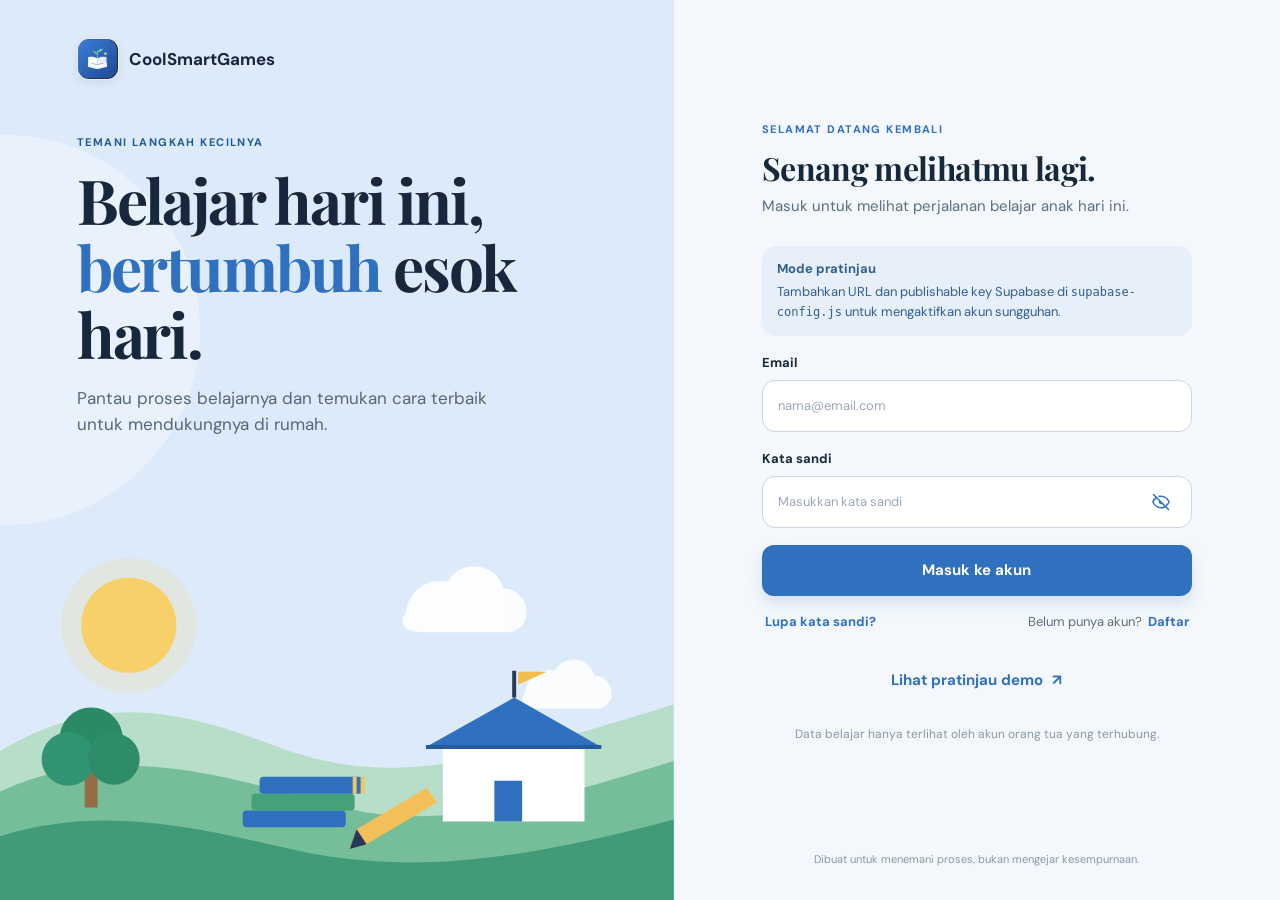
<file: index.html>
<!doctype html>
<html lang="id">
<head>
  <meta charset="utf-8">
  <meta name="viewport" content="width=device-width, initial-scale=1">
  <meta name="theme-color" content="#f4f8fc">
  <title>Masuk · CoolSmartGames</title>
  <link rel="icon" href="assets/coolsmartgames-logo.png" type="image/png">
  <link rel="stylesheet" href="styles.css">
</head>
<body class="auth-page">
  <main class="auth-layout">
    <section class="auth-art" aria-label="CoolSmartGames, teman belajar keluarga">
      <a class="brand brand-on-art" href="index.html"><img class="brand-logo" src="assets/coolsmartgames-logo.png" alt=""> CoolSmartGames</a>
      <div class="art-copy">
        <p class="eyebrow">TEMANI LANGKAH KECILNYA</p>
        <h1>Belajar hari ini,<br><em>bertumbuh</em> esok hari.</h1>
        <p>Pantau proses belajarnya dan temukan cara terbaik untuk mendukungnya di rumah.</p>
      </div>
      <svg class="school-scene" viewBox="0 0 680 360" preserveAspectRatio="xMidYMax slice" role="img" aria-label="Ilustrasi sekolah di bukit hijau">
        <circle cx="130" cy="83" r="48" fill="#f7cf6a"/><circle cx="130" cy="83" r="68" fill="#f7cf6a" opacity=".18"/>
        <path d="M0 210c105-62 184-40 278-5 111 42 198 21 402-42v197H0z" fill="#b6dec9"/>
        <path d="M0 251c113-53 233-14 338 14 97 26 188 3 342-45v145H0z" fill="#76bd99"/>
        <path d="M0 296c105-33 201-8 298 14 111 25 226 11 382-31v86H0z" fill="#429b78"/>
        <g fill="#fff" opacity=".9"><path d="M410 70c2-21 20-35 42-31 12-23 49-20 56 7 25-1 34 37 8 44h-92c-17-1-22-9-14-20z"/><path d="M530 151c2-16 15-25 30-22 10-17 35-15 40 5 18-1 25 27 6 33h-65c-13-1-17-7-11-16z"/></g>
        <g transform="translate(430 138)"><path d="M0 68 89 18l88 50z" fill="#2f70bf"/><path d="M17 68h143v75H17z" fill="#fff"/><path d="M69 102h28v41H69z" fill="#2f70bf"/><path d="M0 68h177" stroke="#245b9c" stroke-width="4"/><path d="M89 18V-9" stroke="#263958" stroke-width="4"/><path d="M93-8h29L93 5z" fill="#f2bd4c"/></g>
        <g transform="translate(69 190)"><path d="M23 77V20" stroke="#966c44" stroke-width="13"/><circle cx="23" cy="8" r="32" fill="#2b8a66"/><circle cx="0" cy="28" r="27" fill="#319573"/><circle cx="46" cy="28" r="26" fill="#2f8c69"/></g>
        <g transform="translate(245 270)"><rect x="0" y="0" width="104" height="17" rx="4" fill="#2f70bf"/><rect x="9" y="-17" width="104" height="17" rx="4" fill="#45a17a"/><rect x="17" y="-34" width="104" height="17" rx="4" fill="#2f70bf"/><path d="M121-34v17m-8-17v17" stroke="#f3c55b" stroke-width="4"/></g>
        <path d="M360 289l71-42 10 15-71 42-17 5z" fill="#f3bf59"/><path d="m353 309 17-5-10-15z" fill="#263958"/>
      </svg>
    </section>
    <section class="auth-panel">
      <a class="brand brand-mobile" href="index.html"><img class="brand-logo" src="assets/coolsmartgames-logo.png" alt=""> CoolSmartGames</a>
      <div class="auth-card">
        <div class="auth-heading">
          <p class="eyebrow" id="auth-eyebrow">SELAMAT DATANG KEMBALI</p>
          <h2 id="auth-title">Senang melihatmu lagi.</h2>
          <p id="auth-description">Masuk untuk melihat perjalanan belajar anak hari ini.</p>
        </div>
        <div class="notice notice-info hidden" id="setup-notice" role="status">
          <strong>Mode pratinjau</strong>
          <span>Tambahkan URL dan publishable key Supabase di <code>supabase-config.js</code> untuk mengaktifkan akun sungguhan.</span>
        </div>
        <div class="notice notice-success hidden" id="auth-message" role="status"></div>
        <form id="auth-form" novalidate>
          <label class="field hidden" id="name-field">Nama orang tua<input name="name" type="text" autocomplete="name" placeholder="Contoh: Bu Rani"></label>
          <label class="field">Email<input name="email" type="email" autocomplete="email" placeholder="nama@email.com" required></label>
          <label class="field">Kata sandi
            <span class="input-wrap"><input name="password" type="password" autocomplete="current-password" placeholder="Masukkan kata sandi" required minlength="6"><button type="button" class="input-action" id="toggle-password" aria-label="Tampilkan kata sandi" aria-pressed="false"><svg class="eye-icon eye-icon-open" viewBox="0 0 24 24" aria-hidden="true"><path d="M2.25 12s3.5-6 9.75-6 9.75 6 9.75 6-3.5 6-9.75 6-9.75-6-9.75-6Z"/><circle cx="12" cy="12" r="2.5"/></svg><svg class="eye-icon eye-icon-closed" viewBox="0 0 24 24" aria-hidden="true"><path d="M3 3 21 21"/><path d="M10.6 10.6a2 2 0 0 0 2.8 2.8"/><path d="M9.9 5.2A10.2 10.2 0 0 1 12 5c6.3 0 9.8 7 9.8 7a16.7 16.7 0 0 1-3.3 4.1"/><path d="M6.6 6.6C3.55 8.3 2.2 12 2.2 12s3.5 7 9.8 7c1.6 0 3.1-.4 4.4-1.05"/></svg></button></span>
          </label>
          <div class="auth-error hidden" id="auth-error" role="alert"></div>
          <button class="button button-primary button-wide" id="submit-auth" type="submit">Masuk ke akun</button>
        </form>
        <div class="auth-links">
          <button class="text-button" id="forgot-password" type="button">Lupa kata sandi?</button>
          <p id="mode-switch">Belum punya akun? <button class="text-button" id="switch-mode" type="button">Daftar</button></p>
        </div>
        <button class="button button-quiet button-wide hidden" id="demo-button" type="button">Lihat pratinjau demo <span aria-hidden="true">↗</span></button>
        <p class="auth-footnote">Data belajar hanya terlihat oleh akun orang tua yang terhubung.</p>
      </div>
      <div class="auth-bottom">Dibuat untuk menemani proses, bukan mengejar kesempurnaan.</div>
    </section>
  </main>
  <script type="module" src="auth.js"></script>
</body>
</html>
</file>
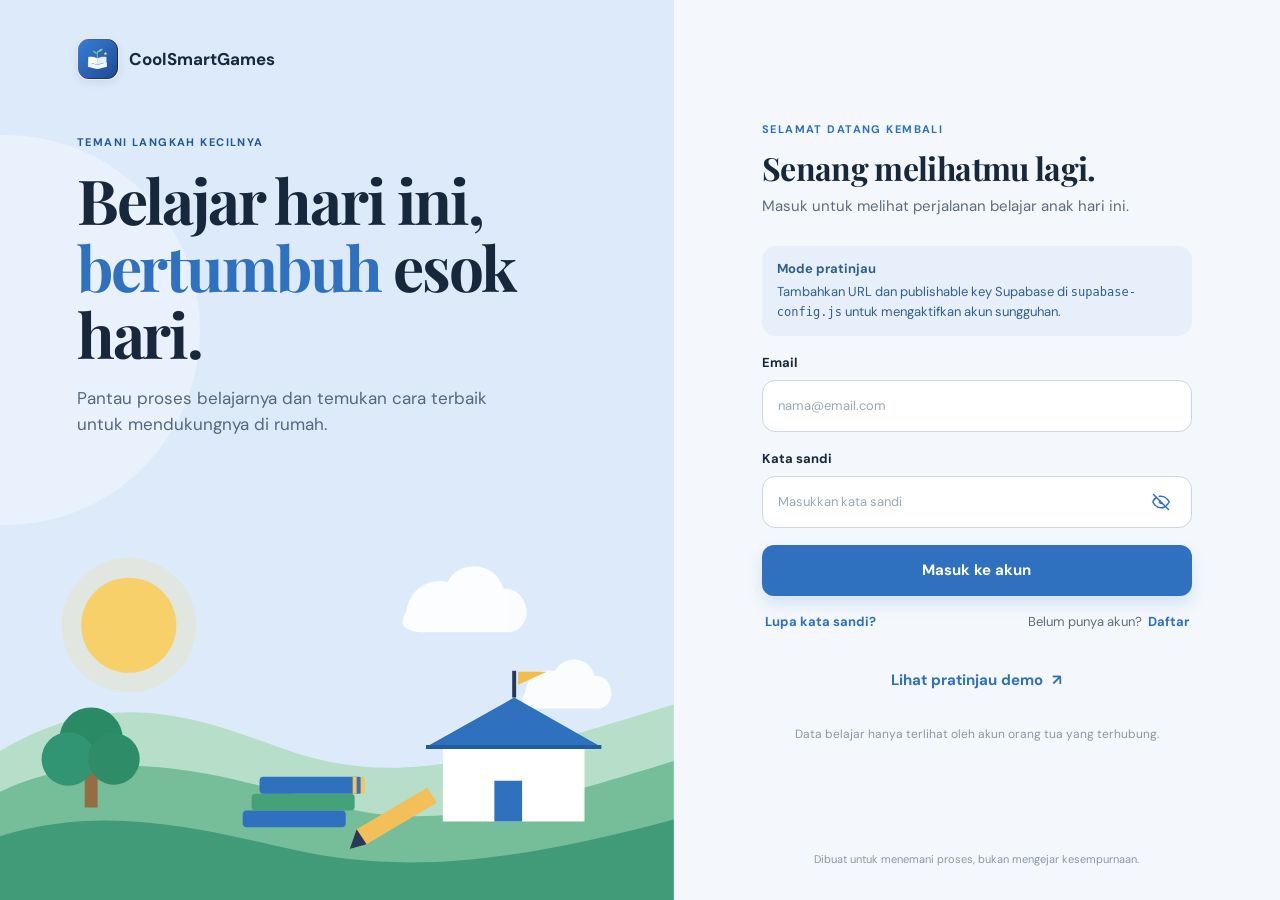
<file: customize.html>
<!doctype html>
<html lang="id">
<head>
  <meta charset="utf-8">
  <meta name="viewport" content="width=device-width, initial-scale=1">
  <meta name="theme-color" content="#f4f8fc">
  <title>Profil anak · CoolSmartGames</title>
  <link rel="icon" href="assets/coolsmartgames-logo.png" type="image/png">
  <link rel="stylesheet" href="styles.css">
</head>
<body data-page="customize">
  <div class="app-shell">
    <div id="sidebar-mount"></div>
    <div class="main-area">
      <div id="topbar-mount"></div>
      <main class="page-content" id="page-mount" tabindex="-1"></main>
    </div>
  </div>
  <div id="toast" class="toast" role="status" aria-live="polite"></div>
  <script type="module" src="app.js"></script>
</body>
</html>
</file>
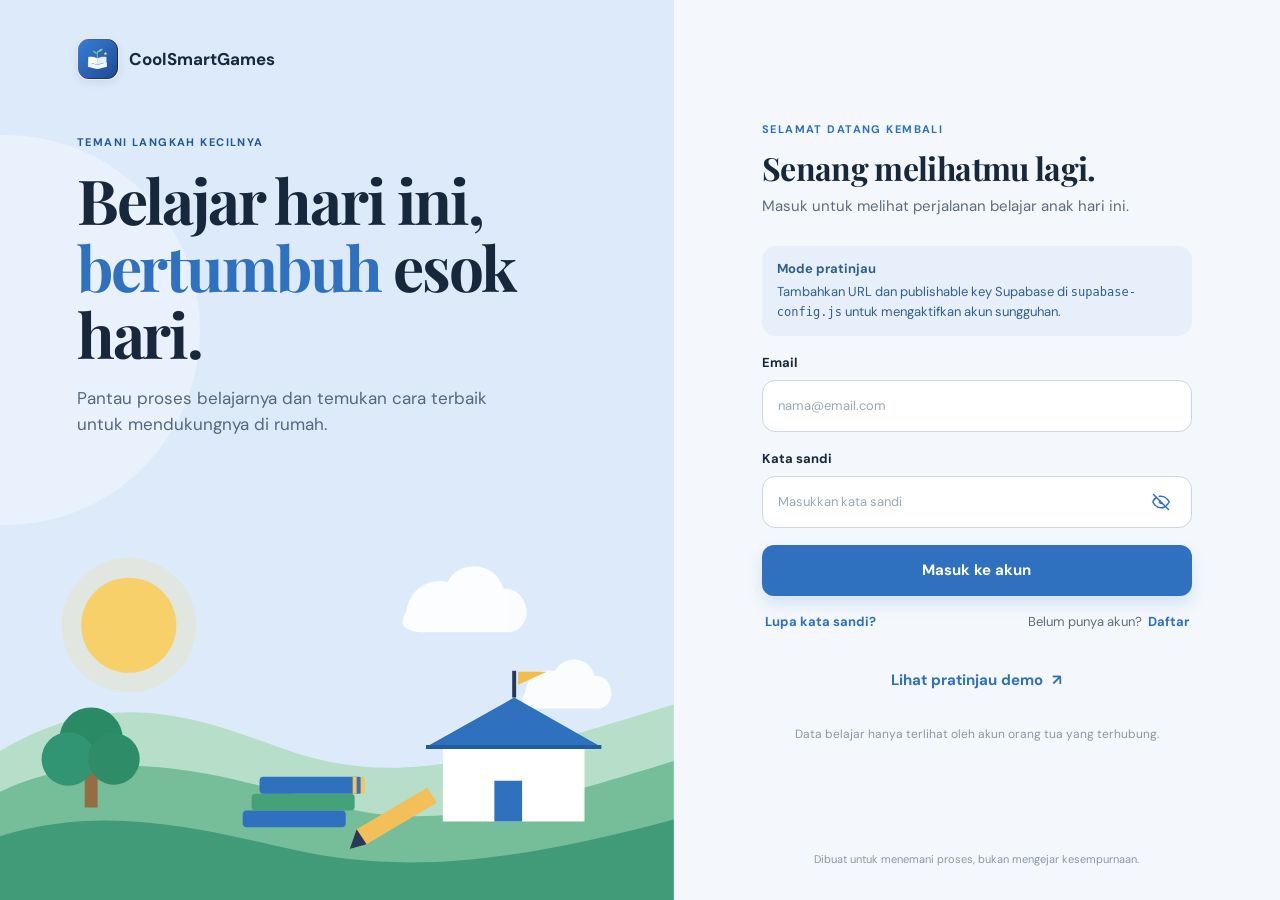
<file: dashboard.html>
<!doctype html>
<html lang="id">
<head>
  <meta charset="utf-8">
  <meta name="viewport" content="width=device-width, initial-scale=1">
  <meta name="theme-color" content="#f4f8fc">
  <title>Ringkasan belajar · CoolSmartGames</title>
  <link rel="icon" href="assets/coolsmartgames-logo.png" type="image/png">
  <link rel="stylesheet" href="styles.css">
</head>
<body data-page="dashboard">
  <div class="app-shell">
    <div id="sidebar-mount"></div>
    <div class="main-area">
      <div id="topbar-mount"></div>
      <main class="page-content" id="page-mount" tabindex="-1"></main>
    </div>
  </div>
  <div id="toast" class="toast" role="status" aria-live="polite"></div>
  <script type="module" src="app.js"></script>
</body>
</html>
</file>
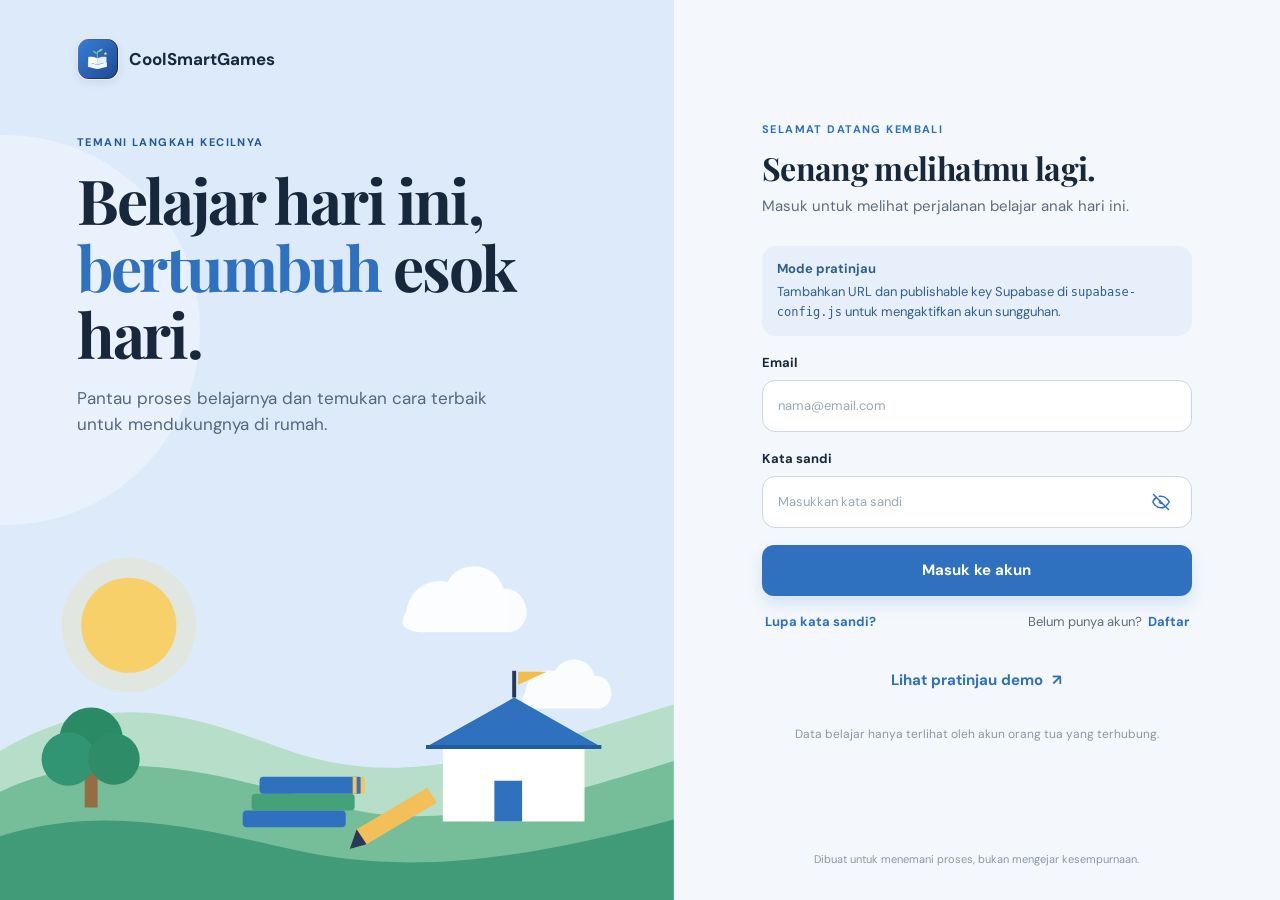
<file: history.html>
<!doctype html>
<html lang="id">
<head>
  <meta charset="utf-8">
  <meta name="viewport" content="width=device-width, initial-scale=1">
  <meta name="theme-color" content="#f4f8fc">
  <title>Riwayat belajar · CoolSmartGames</title>
  <link rel="icon" href="assets/coolsmartgames-logo.png" type="image/png">
  <link rel="stylesheet" href="styles.css">
</head>
<body data-page="history">
  <div class="app-shell">
    <div id="sidebar-mount"></div>
    <div class="main-area">
      <div id="topbar-mount"></div>
      <main class="page-content" id="page-mount" tabindex="-1"></main>
    </div>
  </div>
  <div id="toast" class="toast" role="status" aria-live="polite"></div>
  <script type="module" src="app.js"></script>
</body>
</html>
</file>
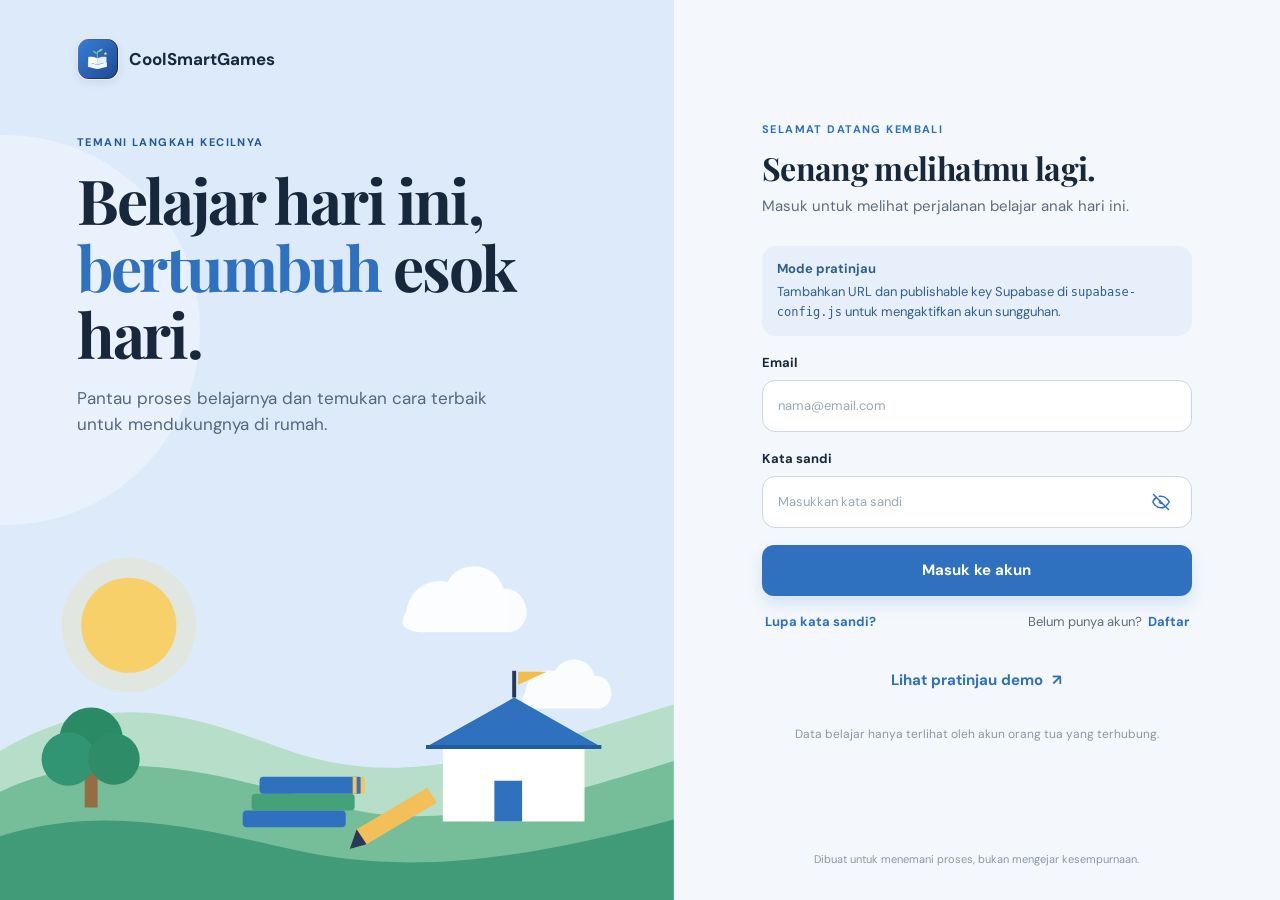
<file: settings.html>
<!doctype html>
<html lang="id">
<head>
  <meta charset="utf-8">
  <meta name="viewport" content="width=device-width, initial-scale=1">
  <meta name="theme-color" content="#f4f8fc">
  <title>Pengaturan · CoolSmartGames</title>
  <link rel="icon" href="assets/coolsmartgames-logo.png" type="image/png">
  <link rel="stylesheet" href="styles.css">
</head>
<body data-page="settings">
  <div class="app-shell">
    <div id="sidebar-mount"></div>
    <div class="main-area">
      <div id="topbar-mount"></div>
      <main class="page-content" id="page-mount" tabindex="-1"></main>
    </div>
  </div>
  <div id="toast" class="toast" role="status" aria-live="polite"></div>
  <script type="module" src="app.js"></script>
</body>
</html>
</file>
<file: styles.css>
@import url("https://fonts.googleapis.com/css2?family=DM+Sans:wght@400;500;600;700&family=Playfair+Display:wght@600;700&display=swap");

:root {
  color-scheme: light;
  --page: #f4f8fc;
  --surface: #ffffff;
  --surface-soft: #eaf3fc;
  --surface-blue: #dceafa;
  --ink: #17283c;
  --ink-soft: #5d6d80;
  --muted: #8997a8;
  --line: #dce4eb;
  --blue: #2f70bf;
  --blue-deep: #215895;
  --blue-pale: #e8f1fb;
  --green: #25835e;
  --green-pale: #e5f4ed;
  --red: #b84245;
  --red-pale: #fff0ef;
  --gold: #e5b84e;
  --shadow: 0 14px 36px rgba(29, 56, 86, .08);
  --radius: 20px;
  font-family: "DM Sans", "Segoe UI", sans-serif;
  font-synthesis: none;
  text-rendering: optimizeLegibility;
}

* { box-sizing: border-box; }
body { margin: 0; background: var(--page); color: var(--ink); font-size: 15px; line-height: 1.55; }
button, input, select, textarea { font: inherit; }
button { color: inherit; }
a { color: inherit; text-decoration: none; }
button:focus-visible, a:focus-visible, input:focus-visible, select:focus-visible, textarea:focus-visible { outline: 3px solid rgba(47, 112, 191, .3); outline-offset: 3px; }
.hidden { display: none !important; }
.serif { font-family: "Playfair Display", Georgia, serif; }
.eyebrow { margin: 0; color: var(--blue); font-size: 11px; letter-spacing: .13em; font-weight: 700; }

/* Authentication */
.auth-page { min-height: 100vh; }
.auth-layout { min-height: 100vh; display: grid; grid-template-columns: minmax(440px, 1fr) minmax(430px, .9fr); }
.auth-art { --auth-art-pad-x: clamp(32px, 6vw, 88px); min-height: 100vh; position: relative; overflow: hidden; padding: 38px var(--auth-art-pad-x) 30px; display: flex; flex-direction: column; background: #dceafa; }
.auth-art::before { content: ""; position: absolute; width: 390px; height: 390px; left: -190px; top: 15%; border-radius: 50%; background: rgba(255,255,255,.34); }
.brand { display: inline-flex; gap: 10px; align-items: center; width: fit-content; font-weight: 700; font-size: 17px; color: var(--ink); }
.brand-logo { display: block; width: 42px; height: 42px; flex: 0 0 auto; object-fit: cover; border: 1px solid rgba(23,40,60,.08); border-radius: 12px; background: #fff; box-shadow: 0 3px 8px rgba(23,40,60,.08); }
.sidebar .brand-logo { width: 36px; height: 36px; border-radius: 10px; }
.brand-on-art { z-index: 2; }
.art-copy { max-width: min(100%, 760px); margin-top: clamp(40px, 6vh, 56px); position: relative; z-index: 2; }
.art-copy .eyebrow { color: var(--blue-deep); }
.art-copy h1 { margin: 16px 0 14px; font: 700 clamp(42px, 5vw, 62px)/1.08 "Playfair Display", Georgia, serif; letter-spacing: -.035em; }
.art-copy h1 em { color: var(--blue); font-style: normal; }
.art-copy > p:last-child { max-width: 430px; color: #53677d; font-size: 17px; }
.school-scene { display: block; position: absolute; left: 0; bottom: 0; width: 100%; height: auto; aspect-ratio: 680 / 360; max-width: none; margin: 0; z-index: 1; }
.auth-panel { min-height: 100vh; padding: 32px clamp(28px, 6vw, 94px); display: flex; flex-direction: column; justify-content: center; background: var(--page); }
.brand-mobile { display: none; }
.auth-card { width: 100%; max-width: 430px; margin: auto; }
.auth-heading { margin-bottom: 28px; }
.auth-heading h2 { font: 700 32px/1.2 "Playfair Display", Georgia, serif; letter-spacing: -.02em; margin: 11px 0 7px; }
.auth-heading > p:last-child { margin: 0; color: var(--ink-soft); }
.notice { padding: 13px 15px; border-radius: 14px; margin: 0 0 17px; display: grid; gap: 3px; font-size: 13px; }
.notice-info { background: #e6effa; color: #335f8e; }
.notice-success { background: var(--green-pale); color: #226949; }
.notice code { font-size: 12px; }
.field { display: grid; gap: 7px; margin: 0 0 17px; font-size: 13px; font-weight: 700; }
.field input, .input-wrap { min-width: 0; }
.field > input, .input-wrap { width: 100%; border: 1px solid #cbd6e1; border-radius: 13px; background: #fff; min-height: 52px; }
.field > input { padding: 0 15px; color: var(--ink); }
.field input::placeholder { color: #9aa8b6; font-weight: 400; }
.field > input:focus, .input-wrap:focus-within { border-color: var(--blue); box-shadow: 0 0 0 3px rgba(47,112,191,.1); outline: 0; }
.input-wrap { display: flex; align-items: center; padding-right: 10px; }
.input-wrap input { flex: 1; width: 0; border: 0; outline: 0; padding: 0 15px; background: transparent; color: var(--ink); }
.input-action { display: grid; place-items: center; flex: 0 0 40px; width: 40px; height: 40px; padding: 0; border: 0; color: var(--blue); background: transparent; border-radius: 12px; cursor: pointer; transition: transform .2s cubic-bezier(.2,.8,.2,1), background .2s, color .2s, box-shadow .2s; }
.input-action:hover { background: var(--blue-pale); color: var(--blue-deep); transform: translateY(-1px) scale(1.08); box-shadow: 0 3px 9px rgba(47,112,191,.16); }
.input-action:active { transform: scale(.94); }
.eye-icon { grid-area: 1 / 1; width: 20px; height: 20px; fill: none; stroke: currentColor; stroke-width: 1.8; stroke-linecap: round; stroke-linejoin: round; pointer-events: none; transition: opacity .18s ease, transform .22s cubic-bezier(.2,.8,.2,1); }
.eye-icon-open { opacity: 0; transform: scale(.72) rotate(-10deg); }
.eye-icon-closed { opacity: 1; transform: scale(1); }
.input-action.is-visible .eye-icon-open { opacity: 1; transform: scale(1) rotate(0); }
.input-action.is-visible .eye-icon-closed { opacity: 0; transform: scale(.72) rotate(10deg); }
.auth-error { color: var(--red); font-size: 13px; margin: -2px 0 14px; }
.button { min-height: 46px; border: 1px solid transparent; border-radius: 12px; padding: 0 17px; display: inline-flex; justify-content: center; align-items: center; gap: 9px; cursor: pointer; font-weight: 700; transition: transform .16s ease, background .16s ease, border-color .16s ease, box-shadow .16s ease, color .16s ease; }
.button:hover { transform: translateY(-2px); }
.button:active { transform: translateY(0); }
.button:disabled { opacity: .62; cursor: wait; transform: none; }
.button-primary { color: white; background: var(--blue); box-shadow: 0 8px 16px rgba(47,112,191,.16); }
.button-primary:hover { background: var(--blue-deep); box-shadow: 0 10px 20px rgba(47,112,191,.24); }
.button-secondary { color: var(--blue-deep); background: var(--blue-pale); border-color: #d5e5f6; }
.button-secondary:hover { background: #dceafa; border-color: #b8d2ed; }
.button-outline { border-color: var(--line); background: var(--surface); color: var(--ink-soft); }
.button-outline:hover { border-color: #9bb8d8; color: var(--blue-deep); background: var(--blue-pale); }
.button-danger { border-color: #edc5c5; color: var(--red); background: #fff; }
.button-danger:hover { background: var(--red-pale); border-color: #df999b; }
.button-quiet { color: var(--blue); background: transparent; }
.button-quiet:hover { background: var(--blue-pale); }
.button-wide { width: 100%; min-height: 51px; }
.auth-links { margin: 13px 0 20px; display: flex; align-items: center; justify-content: space-between; gap: 12px; color: var(--ink-soft); font-size: 13px; }
.auth-links p { margin: 0; }
.text-button { padding: 3px; background: transparent; border: 0; color: var(--blue); font-weight: 700; cursor: pointer; border-radius: 6px; transition: color .16s, background .16s; }
.text-button:hover { color: var(--blue-deep); background: var(--blue-pale); }
.auth-footnote { color: var(--muted); text-align: center; font-size: 12px; margin: 19px 0 0; }
.auth-bottom { text-align: center; color: var(--muted); font-size: 11px; margin-top: 18px; }

/* App shell */
.app-shell { min-height: 100vh; }
.sidebar { position: fixed; inset: 0 auto 0 0; width: 250px; background: var(--surface); border-right: 1px solid var(--line); padding: 27px 17px 20px; z-index: 10; display: flex; flex-direction: column; }
.sidebar .brand { padding: 0 10px; }
.sidebar-nav { display: grid; gap: 7px; margin-top: 52px; }
.nav-label { color: #9aa8b6; font-size: 10px; font-weight: 700; letter-spacing: .12em; padding: 0 12px; margin: 0 0 7px; }
.nav-link { min-height: 45px; display: flex; align-items: center; gap: 13px; padding: 0 13px; color: var(--ink-soft); border-radius: 11px; font-weight: 600; transition: background .16s, color .16s, transform .16s; }
.nav-link svg { width: 19px; height: 19px; stroke: currentColor; fill: none; stroke-width: 1.8; }
.nav-link:hover { background: #f1f6fb; color: var(--blue-deep); transform: translateX(2px); }
.nav-link.active { color: var(--blue-deep); background: var(--blue-pale); }
.sidebar-spacer { flex: 1; }
.sidebar-help { padding: 17px 14px; border-radius: 14px; background: #f2f7fc; }
.sidebar-help .help-icon { width: 31px; height: 31px; display: grid; place-items: center; color: var(--blue); background: #dfebf8; border-radius: 10px; }
.sidebar-help strong { display: block; margin-top: 10px; font-size: 13px; }
.sidebar-help p { font-size: 11px; line-height: 1.45; color: var(--ink-soft); margin: 4px 0 10px; }
.sidebar-help a { color: var(--blue); font-size: 11px; font-weight: 700; }
.sidebar-footer { display: flex; align-items: center; gap: 10px; padding: 17px 8px 0; margin-top: 17px; border-top: 1px solid var(--line); }
.mini-avatar { display: grid; place-items: center; flex: 0 0 auto; width: 36px; height: 36px; border-radius: 50%; background: #e5f2ec; font-size: 19px; border: 2px solid #fff; box-shadow: 0 0 0 1px var(--line); }
.sidebar-user { min-width: 0; flex: 1; }
.sidebar-user strong, .sidebar-user span { display: block; overflow: hidden; text-overflow: ellipsis; white-space: nowrap; }
.sidebar-user strong { font-size: 12px; }
.sidebar-user span { color: var(--muted); font-size: 10px; }
.sidebar-logout { width: 32px; height: 32px; display: grid; place-items: center; border: 0; color: var(--muted); background: transparent; border-radius: 9px; cursor: pointer; transition: background .16s, color .16s; }
.sidebar-logout:hover { background: var(--red-pale); color: var(--red); }
.main-area { min-height: 100vh; margin-left: 250px; }
.topbar { min-height: 78px; position: sticky; top: 0; z-index: 8; padding: 0 clamp(26px, 4vw, 58px); background: rgba(244,248,252,.92); backdrop-filter: blur(14px); border-bottom: 1px solid rgba(220,228,235,.65); display: flex; align-items: center; justify-content: space-between; gap: 20px; }
.topbar-left { display: flex; align-items: center; gap: 16px; }
.topbar-date { color: var(--ink-soft); font-size: 12px; }
.child-picker-wrap { display: flex; align-items: center; gap: 10px; }
.child-picker-label { color: var(--muted); font-size: 11px; }
.child-picker { min-width: 145px; height: 39px; padding: 0 30px 0 12px; border: 1px solid var(--line); border-radius: 10px; color: var(--ink); background: var(--surface); cursor: pointer; font-weight: 600; }
.child-picker:hover { border-color: #9bb8d8; }
.topbar-profile { display: flex; align-items: center; gap: 10px; }
.topbar-profile .mini-avatar { width: 37px; height: 37px; }
.topbar-profile-name { font-size: 12px; font-weight: 700; }
.topbar-profile-name small { display: block; color: var(--muted); font-weight: 400; font-size: 10px; }
.menu-toggle { display: none; width: 38px; height: 38px; border: 1px solid var(--line); background: var(--surface); border-radius: 10px; cursor: pointer; font-size: 18px; transition: background .16s; }
.menu-toggle:hover { background: var(--blue-pale); }
.page-content { width: min(100%, 1440px); margin: 0 auto; padding: 34px clamp(26px, 4vw, 58px) 58px; }
.page-header { display: flex; align-items: flex-end; justify-content: space-between; gap: 22px; margin-bottom: 27px; }
.page-header h1 { margin: 5px 0 5px; font: 700 31px/1.2 "Playfair Display", Georgia, serif; letter-spacing: -.025em; }
.page-header p { margin: 0; color: var(--ink-soft); font-size: 13px; }
.page-header-actions { display: flex; gap: 9px; }
.demo-banner { padding: 10px 14px; margin: -10px 0 20px; border-radius: 12px; color: #5c6c7d; background: #e9f1f9; font-size: 12px; }
.demo-banner strong { color: var(--blue-deep); }
.card { background: var(--surface); border: 1px solid var(--line); border-radius: var(--radius); box-shadow: 0 4px 16px rgba(29,56,86,.025); }
.card-pad { padding: 22px; }
.section-title { margin: 0; font-size: 15px; font-weight: 700; letter-spacing: -.01em; }
.section-subtitle { color: var(--muted); font-size: 11px; margin: 3px 0 0; }
.section-head { display: flex; align-items: flex-start; justify-content: space-between; gap: 14px; margin-bottom: 19px; }
.link-button { border: 0; background: transparent; color: var(--blue); border-radius: 7px; padding: 5px 7px; font-size: 12px; font-weight: 700; cursor: pointer; transition: background .16s, color .16s; }
.link-button:hover { background: var(--blue-pale); color: var(--blue-deep); }

/* Dashboard */
.welcome-card { position: relative; overflow: hidden; display: flex; align-items: center; min-height: 176px; padding: 25px 31px; margin-bottom: 21px; background: #2f70bf; border-radius: 22px; color: #fff; }
.welcome-card::before, .welcome-card::after { content: ""; position: absolute; border-radius: 50%; background: rgba(255,255,255,.09); }
.welcome-card::before { width: 320px; height: 320px; right: 12%; top: -210px; }
.welcome-card::after { width: 200px; height: 200px; right: -25px; bottom: -150px; }
.welcome-avatar { width: 105px; height: 105px; display: grid; place-items: center; flex: 0 0 auto; border-radius: 50%; border: 4px solid rgba(255,255,255,.8); background: #dff1e8; font-size: 58px; margin-right: 22px; position: relative; z-index: 1; }
.welcome-copy { position: relative; z-index: 1; }
.welcome-copy .eyebrow { color: #cae0fa; }
.welcome-copy h2 { margin: 4px 0 7px; font: 700 31px/1.15 "Playfair Display", Georgia, serif; }
.welcome-copy p { margin: 0; color: #e4eefb; font-size: 13px; }
.welcome-points { margin-left: auto; text-align: right; z-index: 1; }
.welcome-points strong { display: block; font: 700 29px/1.15 "Playfair Display", Georgia, serif; }
.welcome-points span { color: #deebf9; font-size: 11px; }
.stats-grid { display: grid; grid-template-columns: repeat(4, 1fr); gap: 14px; margin-bottom: 21px; }
.stat-card { min-height: 123px; padding: 17px 18px; background: var(--surface); border: 1px solid var(--line); border-radius: 16px; }
.stat-top { display: flex; justify-content: space-between; align-items: center; color: var(--ink-soft); font-size: 11px; font-weight: 600; }
.stat-icon { width: 30px; height: 30px; display: grid; place-items: center; border-radius: 10px; background: var(--blue-pale); color: var(--blue); font-size: 15px; }
.stat-value { margin-top: 6px; font: 700 25px/1.1 "Playfair Display", Georgia, serif; }
.stat-note { margin-top: 5px; color: var(--muted); font-size: 10px; }
.dashboard-grid { display: grid; grid-template-columns: minmax(0, 1.55fr) minmax(275px, .9fr); gap: 17px; align-items: start; }
.subject-grid { display: grid; grid-template-columns: repeat(2, minmax(0, 1fr)); gap: 11px; }
.subject-card { min-height: 105px; padding: 15px; background: #fff; border: 1px solid var(--line); border-radius: 14px; transition: transform .17s, box-shadow .17s, border-color .17s; }
.subject-card:hover { transform: translateY(-3px); box-shadow: 0 9px 22px rgba(29,56,86,.08); border-color: #bbd2e9; }
.subject-top { display: flex; align-items: center; gap: 10px; }
.subject-symbol { width: 39px; height: 39px; flex: 0 0 auto; display: grid; place-items: center; border-radius: 13px; background: var(--blue-pale); font-size: 20px; }
.subject-card:nth-child(2n) .subject-symbol { background: #e6f4ec; }
.subject-name { font-size: 12px; font-weight: 700; }
.subject-score { margin: 12px 0 7px; display: flex; justify-content: space-between; align-items: baseline; gap: 8px; font-size: 11px; }
.subject-score strong { font-size: 14px; }
.progress-track { height: 6px; border-radius: 99px; background: #edf1f5; overflow: hidden; }
.progress-fill { height: 100%; border-radius: inherit; background: var(--blue); }
.recent-list { display: grid; gap: 11px; }
.recent-item { display: flex; align-items: flex-start; gap: 11px; padding: 12px 0; border-bottom: 1px solid #edf1f4; }
.recent-item:last-child { border-bottom: 0; padding-bottom: 0; }
.recent-mark { width: 32px; height: 32px; display: grid; place-items: center; border-radius: 10px; flex: 0 0 auto; background: var(--green-pale); font-size: 15px; }
.recent-content { min-width: 0; flex: 1; }
.recent-content strong { display: block; font-size: 12px; }
.recent-content span { color: var(--ink-soft); display: block; font-size: 10px; margin-top: 2px; }
.recent-points { color: var(--green); font-weight: 700; font-size: 12px; white-space: nowrap; }
.focus-card { margin-top: 17px; padding: 19px; background: #fff9ee; border: 1px solid #f0dfbb; border-radius: 16px; }
.focus-card .section-head { margin-bottom: 12px; }
.focus-card .section-title { display: flex; align-items: center; gap: 8px; }
.focus-card p { margin: 0; font-size: 12px; color: #695b43; }
.focus-item { margin-top: 12px; padding: 12px; border-radius: 12px; background: #fff; border: 1px solid #f1e5ce; font-size: 11px; }
.focus-item strong { display: block; font-size: 12px; margin-bottom: 4px; }
.empty-state { padding: 32px 18px; text-align: center; color: var(--ink-soft); }
.empty-state .empty-icon { width: 52px; height: 52px; margin: 0 auto 11px; display: grid; place-items: center; border-radius: 17px; background: var(--blue-pale); font-size: 24px; }
.empty-state strong { color: var(--ink); display: block; }
.empty-state p { max-width: 360px; margin: 5px auto 15px; font-size: 12px; }

/* History and learning review */
.history-tools { display: flex; align-items: center; flex-wrap: wrap; gap: 10px; margin: 0 0 17px; }
.search-box { position: relative; flex: 1 1 230px; }
.search-box span { position: absolute; left: 13px; top: 9px; color: var(--muted); }
.search-box input { width: 100%; height: 40px; padding: 0 12px 0 37px; color: var(--ink); background: var(--surface); border: 1px solid var(--line); border-radius: 11px; }
.filter-row { display: flex; gap: 7px; flex-wrap: wrap; }
.filter-chip { min-height: 35px; border: 1px solid var(--line); border-radius: 99px; padding: 0 13px; color: var(--ink-soft); background: var(--surface); cursor: pointer; font-size: 11px; font-weight: 600; transition: all .16s; }
.filter-chip:hover { color: var(--blue-deep); background: var(--blue-pale); border-color: #c6d9ec; }
.filter-chip.active { color: white; border-color: var(--blue); background: var(--blue); }
.review-summary { display: flex; align-items: center; justify-content: space-between; gap: 10px; margin-bottom: 12px; color: var(--muted); font-size: 11px; }
.review-list { display: grid; gap: 13px; }
.review-card { padding: 19px 21px; border: 1px solid var(--line); border-radius: 17px; background: var(--surface); }
.review-top { display: flex; align-items: center; justify-content: space-between; gap: 10px; margin-bottom: 12px; }
.review-subject { display: flex; align-items: center; gap: 10px; font-size: 13px; font-weight: 700; }
.review-subject .subject-symbol { width: 34px; height: 34px; border-radius: 11px; }
.status-pill { display: inline-flex; align-items: center; gap: 5px; min-height: 25px; padding: 0 9px; border-radius: 99px; font-size: 10px; font-weight: 700; white-space: nowrap; }
.status-correct { color: #25704f; background: var(--green-pale); }
.status-wrong { color: #a43c3f; background: var(--red-pale); }
.review-question { font-size: 14px; font-weight: 700; line-height: 1.48; margin: 10px 0 12px; }
.answer-grid { display: grid; grid-template-columns: 1fr 1fr; gap: 8px; }
.answer-box { padding: 9px 11px; border-radius: 10px; background: #f6f8fa; color: var(--ink-soft); font-size: 11px; }
.answer-box strong { display: block; color: var(--muted); font-size: 9px; letter-spacing: .06em; text-transform: uppercase; margin-bottom: 3px; }
.answer-box.answer-bad { background: var(--red-pale); color: #84383a; }
.answer-box.answer-good { background: var(--green-pale); color: #246a4b; }
.explanation { display: flex; gap: 9px; align-items: flex-start; margin-top: 11px; padding: 11px 12px; background: #fff8e8; border-radius: 10px; color: #695b43; font-size: 11px; }
.explanation b { color: #8a6a25; white-space: nowrap; }
.note-area { margin-top: 12px; padding-top: 11px; border-top: 1px solid #edf1f4; }
.note-label { display: flex; align-items: center; justify-content: space-between; gap: 10px; color: var(--ink-soft); font-size: 10px; }
.note-text { font-size: 11px; color: var(--ink); margin: 6px 0 0; white-space: pre-wrap; }
.note-editor { margin-top: 8px; }
.note-editor textarea { width: 100%; min-height: 74px; padding: 10px 11px; color: var(--ink); background: var(--surface); border: 1px solid var(--line); border-radius: 10px; resize: vertical; }
.note-actions { display: flex; justify-content: flex-end; gap: 7px; margin-top: 7px; }
.button-small { min-height: 33px; padding: 0 11px; border-radius: 9px; font-size: 10px; }
.session-table-wrap { overflow-x: auto; margin-top: 24px; }
.session-table { width: 100%; border-collapse: collapse; min-width: 530px; }
.session-table th, .session-table td { padding: 12px 13px; text-align: left; border-bottom: 1px solid #edf1f4; font-size: 11px; }
.session-table th { color: var(--muted); font-size: 9px; letter-spacing: .06em; text-transform: uppercase; font-weight: 700; }
.session-table td strong { font-size: 12px; }
.session-table tr:last-child td { border-bottom: 0; }
.score-good { color: var(--green); font-weight: 700; }

/* Settings and child profile */
.settings-grid { display: grid; grid-template-columns: minmax(0, 1.25fr) minmax(270px, .75fr); gap: 17px; align-items: start; }
.settings-stack { display: grid; gap: 13px; }
.settings-card { padding: 19px 21px; }
.setting-row { display: flex; justify-content: space-between; align-items: center; gap: 16px; }
.setting-row + .setting-row { margin-top: 16px; padding-top: 16px; border-top: 1px solid #edf1f4; }
.setting-copy strong { display: block; font-size: 13px; }
.setting-copy span { display: block; margin-top: 3px; color: var(--ink-soft); font-size: 11px; }
.setting-control { flex: 0 0 auto; }
.switch { width: 46px; height: 27px; position: relative; display: inline-flex; cursor: pointer; }
.switch input { position: absolute; opacity: 0; width: 1px; height: 1px; }
.switch-track { width: 46px; height: 27px; display: block; border-radius: 99px; background: #c8d2dc; transition: background .18s; }
.switch-track::after { content: ""; width: 19px; height: 19px; position: absolute; top: 4px; left: 4px; border-radius: 50%; background: #fff; box-shadow: 0 1px 4px rgba(0,0,0,.14); transition: transform .18s; }
.switch input:checked + .switch-track { background: var(--blue); }
.switch input:checked + .switch-track::after { transform: translateX(19px); }
.switch input:focus-visible + .switch-track { outline: 3px solid rgba(47,112,191,.3); outline-offset: 3px; }
.info-card { padding: 20px; background: #e8f1fb; border: 1px solid #d4e4f5; border-radius: 17px; }
.info-card .info-illustration { font-size: 32px; }
.info-card h3 { margin: 8px 0 4px; font: 700 19px/1.3 "Playfair Display", Georgia, serif; }
.info-card p { margin: 0; font-size: 11px; color: #53677d; }
.info-card ul { padding-left: 18px; margin: 12px 0 0; color: #53677d; font-size: 10px; }
.profile-card { padding: 22px; }
.profile-preview { display: flex; align-items: center; gap: 17px; padding: 18px; margin-bottom: 20px; border-radius: 15px; background: var(--blue-pale); }
.profile-avatar { width: 74px; height: 74px; display: grid; place-items: center; flex: 0 0 auto; border-radius: 50%; background: #fff; border: 3px solid rgba(47,112,191,.18); font-size: 41px; }
.profile-preview span { display: block; color: var(--ink-soft); font-size: 11px; }
.profile-preview strong { font: 700 24px/1.2 "Playfair Display", Georgia, serif; display: block; }
.avatar-grid { display: grid; grid-template-columns: repeat(8, minmax(48px, 1fr)); gap: 10px; margin: 15px 0 20px; }
.avatar-choice { aspect-ratio: 1; padding: 0; border: 2px solid var(--line); border-radius: 50%; background: #e5f2ec; font-size: clamp(21px, 3vw, 30px); cursor: pointer; transition: transform .16s, border-color .16s, box-shadow .16s; }
.avatar-choice:nth-child(2n) { background: #e4effb; }
.avatar-choice:nth-child(3n) { background: #f8eed6; }
.avatar-choice:hover { transform: scale(1.08); border-color: #91b6df; }
.avatar-choice.selected { border-color: var(--blue); box-shadow: 0 0 0 3px rgba(47,112,191,.15); background: #dceafa; }
.profile-form { max-width: 520px; }
.profile-form .field { font-size: 12px; }
.profile-form .field input, .profile-form .field select { height: 46px; width: 100%; padding: 0 13px; color: var(--ink); border: 1px solid #cbd6e1; border-radius: 11px; background: #fff; }
.profile-form-actions { display: flex; gap: 9px; margin-top: 14px; }
.account-email { color: var(--ink); font-size: 12px; font-weight: 600; }
.account-meta { color: var(--muted); font-size: 10px; }

/* Toasts, drawers, dark mode */
.toast { position: fixed; right: 22px; bottom: 22px; z-index: 40; max-width: min(400px, calc(100vw - 32px)); padding: 12px 16px; color: #fff; background: #243a52; border-radius: 12px; box-shadow: var(--shadow); opacity: 0; transform: translateY(10px); pointer-events: none; transition: opacity .2s, transform .2s; font-size: 12px; }
.toast.show { opacity: 1; transform: translateY(0); }
.drawer-overlay { display: none; }
body.dark {
  color-scheme: dark; --page: #101b28; --surface: #172536; --surface-soft: #1d3044; --surface-blue: #243b55;
  --ink: #edf4fb; --ink-soft: #b0becd; --muted: #8192a4; --line: #2a3b4d; --blue: #5f9be0; --blue-deep: #8bb9ec;
  --blue-pale: #223a55; --green-pale: #1d3c34; --red-pale: #482b31; --shadow: 0 14px 36px rgba(0,0,0,.22);
}
body.dark .topbar { background: rgba(16,27,40,.92); }
body.dark .sidebar-help, body.dark .subject-card, body.dark .search-box input, body.dark .field > input, body.dark .input-wrap,
body.dark .input-wrap input, body.dark .profile-form .field input, body.dark .profile-form .field select,
body.dark .note-editor textarea, body.dark .button-outline, body.dark .button-danger, body.dark .filter-chip { background: var(--surface); }
body.dark .nav-link:hover { background: #213247; }
body.dark .stat-card, body.dark .review-card, body.dark .setting-card { background: var(--surface); }
body.dark .answer-box { background: #213246; }
body.dark .focus-card { background: #3b3428; border-color: #5c503b; }
body.dark .focus-card p { color: #e1d5bd; }
body.dark .focus-item { background: var(--surface); border-color: #5c503b; }
body.dark .explanation { background: #3b3428; color: #e1d5bd; }
body.dark .info-card { background: #20354b; border-color: #314b66; }
body.dark .info-card p, body.dark .info-card ul { color: #b7c8d9; }
body.dark .welcome-card { background: #254d79; }
body.dark .notice-info { background: #20354b; color: #b7c8d9; }
body.dark .notice-success { color: #b7e3ce; background: #1d3c34; }
body.dark .demo-banner { background: #20354b; color: #b7c8d9; }

@media (max-width: 1120px) {
  .sidebar { width: 220px; }
  .main-area { margin-left: 220px; }
  .stats-grid { grid-template-columns: repeat(2, 1fr); }
  .dashboard-grid { grid-template-columns: 1fr; }
  .dashboard-right { display: grid; grid-template-columns: repeat(2, 1fr); gap: 14px; }
  .dashboard-right .focus-card { margin-top: 0; }
  .avatar-grid { grid-template-columns: repeat(8, minmax(40px, 1fr)); }
}
@media (max-width: 820px) {
  .auth-layout { grid-template-columns: 1fr; }
  .auth-art { --auth-art-pad-x: 24px; display: flex; min-height: 286px; padding: 17px 24px; }
  .brand-on-art { font-size: 15px; }
  .art-copy { max-width: 365px; margin-top: 23px; }
  .art-copy h1 { max-width: 350px; font-size: 34px; margin: 7px 0; }
  .art-copy > p:last-child { max-width: 320px; font-size: 13px; margin: 5px 0; }
  .school-scene { width: 100%; height: 150px; margin: 0; right: 0; bottom: -18px; opacity: .48; z-index: 0; }
  .auth-panel { min-height: calc(100vh - 286px); padding: 27px 24px 22px; }
  .brand-mobile { display: none; }
  .auth-card { margin: 0 auto; }
  .auth-bottom { margin: 24px 0 6px; }
  .sidebar { width: 250px; transform: translateX(-105%); transition: transform .22s ease; box-shadow: none; }
  body.drawer-open .sidebar { transform: translateX(0); box-shadow: 15px 0 36px rgba(18,38,59,.15); }
  .drawer-overlay { display: block; position: fixed; inset: 0; background: rgba(14,27,43,.42); opacity: 0; pointer-events: none; transition: opacity .2s; z-index: 9; }
  body.drawer-open .drawer-overlay { opacity: 1; pointer-events: auto; }
  .main-area { margin-left: 0; }
  .topbar { min-height: 67px; padding: 0 20px; }
  .menu-toggle { display: inline-grid; place-items: center; }
  .topbar-date { display: none; }
  .page-content { padding: 26px 20px 45px; }
  .settings-grid { grid-template-columns: 1fr; }
  .avatar-grid { grid-template-columns: repeat(8, minmax(42px, 1fr)); }
}
@media (max-width: 560px) {
  body { font-size: 14px; }
  .auth-art { --auth-art-pad-x: 22px; min-height: 278px; padding: 14px 22px; }
  .art-copy { margin-top: 20px; max-width: 345px; }
  .art-copy h1 { max-width: 330px; font-size: 30px; }
  .art-copy > p:last-child { max-width: 280px; font-size: 12px; }
  .school-scene { height: 132px; bottom: -12px; opacity: .42; }
  .auth-panel { min-height: calc(100vh - 278px); padding: 23px 22px 20px; }
  .brand-mobile { display: none; }
  .auth-heading h2 { font-size: 29px; }
  .auth-links { align-items: flex-start; flex-direction: column-reverse; gap: 7px; }
  .topbar { padding: 0 14px; gap: 8px; }
  .topbar-left { gap: 8px; }
  .child-picker-label { display: none; }
  .child-picker { min-width: 115px; max-width: 145px; height: 36px; font-size: 11px; }
  .topbar-profile-name { display: none; }
  .topbar-profile .mini-avatar { width: 34px; height: 34px; }
  .page-content { padding: 23px 15px 36px; }
  .page-header { align-items: flex-start; margin-bottom: 20px; }
  .page-header h1 { font-size: 27px; }
  .page-header p { font-size: 11px; }
  .page-header-actions .button { min-height: 36px; padding: 0 10px; font-size: 10px; }
  .welcome-card { min-height: 137px; padding: 18px; border-radius: 18px; }
  .welcome-avatar { width: 72px; height: 72px; font-size: 40px; margin-right: 13px; }
  .welcome-copy h2 { font-size: 23px; }
  .welcome-copy p { font-size: 10px; max-width: 190px; }
  .welcome-points { display: none; }
  .stats-grid { gap: 9px; }
  .stat-card { min-height: 106px; padding: 13px; border-radius: 13px; }
  .stat-top { font-size: 9px; }
  .stat-icon { width: 26px; height: 26px; border-radius: 8px; }
  .stat-value { font-size: 23px; }
  .stat-note { font-size: 9px; }
  .dashboard-right { grid-template-columns: 1fr; gap: 11px; }
  .card-pad { padding: 17px; }
  .subject-grid { gap: 8px; }
  .subject-card { min-height: 99px; padding: 11px; border-radius: 12px; }
  .subject-symbol { width: 33px; height: 33px; border-radius: 10px; font-size: 17px; }
  .subject-name { font-size: 10px; }
  .subject-score { font-size: 9px; }
  .subject-score strong { font-size: 12px; }
  .review-card { padding: 15px; }
  .review-question { font-size: 12px; }
  .answer-grid { grid-template-columns: 1fr; }
  .review-top { align-items: flex-start; }
  .avatar-grid { grid-template-columns: repeat(4, minmax(48px, 1fr)); gap: 12px; }
  .profile-card { padding: 16px; }
  .settings-card { padding: 16px; }
  .setting-copy strong { font-size: 12px; }
  .setting-copy span { font-size: 10px; }
  .history-tools { gap: 8px; }
  .filter-row { flex-wrap: nowrap; overflow-x: auto; width: 100%; padding-bottom: 4px; }
  .filter-chip { white-space: nowrap; }
  .toast { right: 14px; bottom: 14px; }
}
</file>
